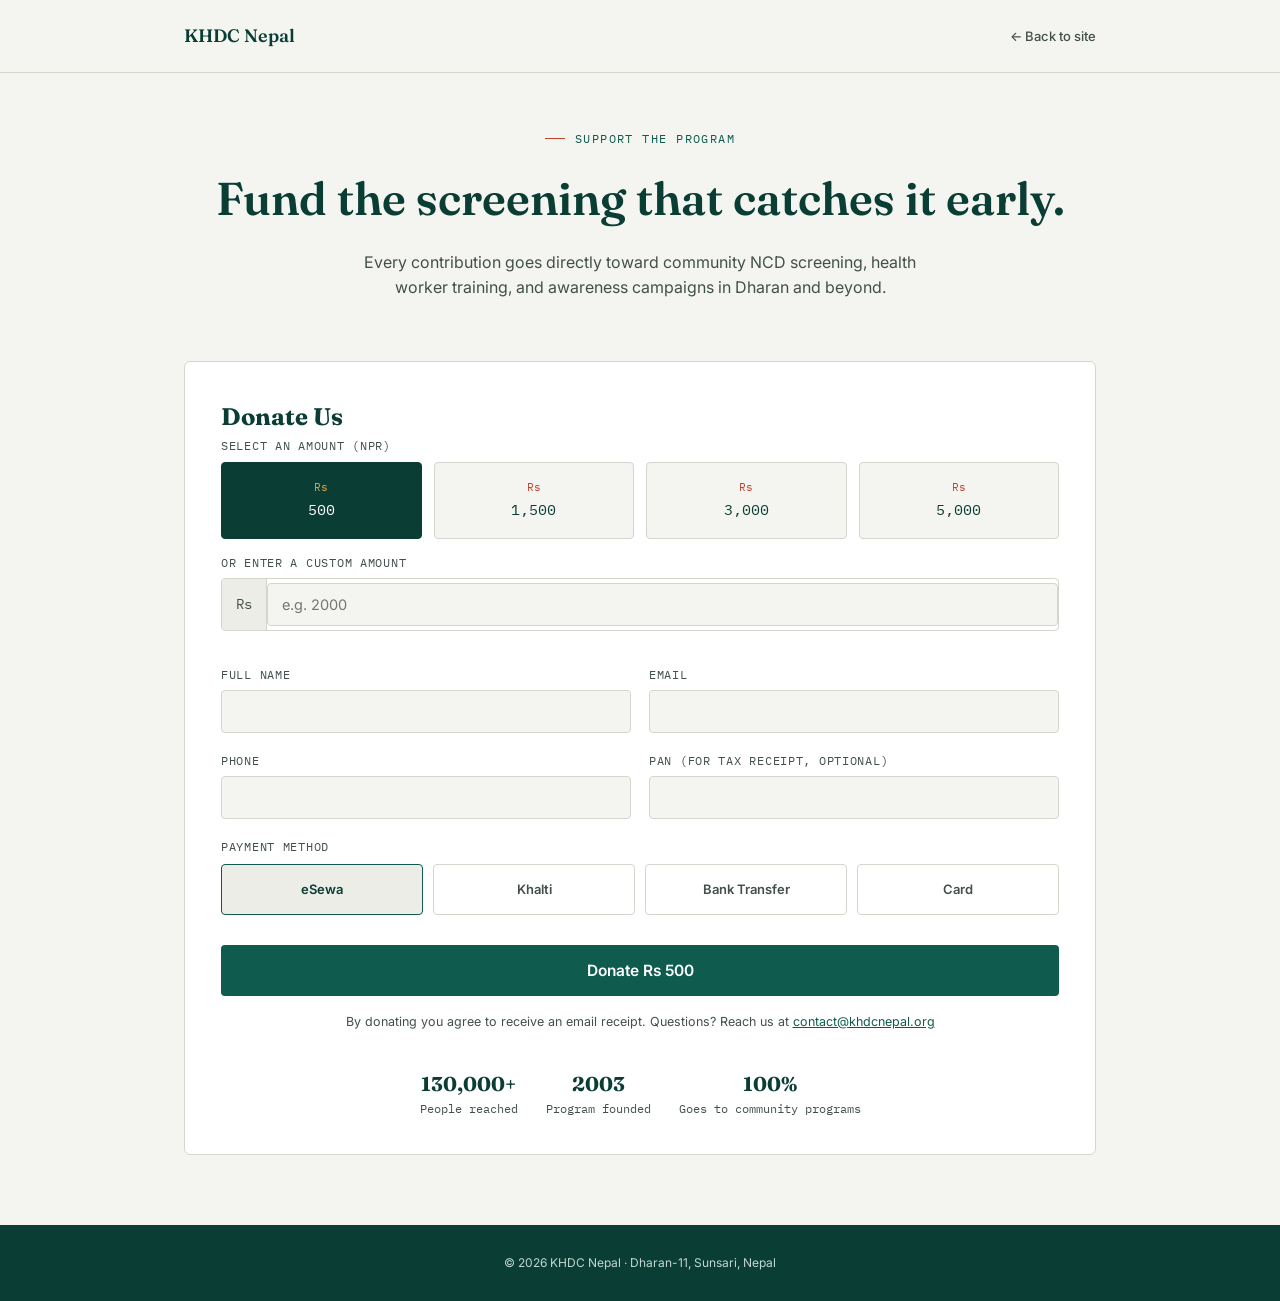
<file: donate.html>
<!DOCTYPE html>
<html lang="en">

<head>
    <meta charset="UTF-8">
    <meta name="viewport" content="width=device-width, initial-scale=1.0">
    <title>Donate — KHDC Nepal</title>
    <link rel="preconnect" href="https://fonts.googleapis.com">
    <link
        href="https://fonts.googleapis.com/css2?family=Fraunces:opsz,wght@9..144,500;9..144,600;9..144,700&family=Inter:wght@400;500;600;700&family=IBM+Plex+Mono:wght@400;500&display=swap"
        rel="stylesheet">

    <link rel="stylesheet" href="donate.css">

</head>

<body>

    <header>
        <nav class="wrap">
            <div class="brand">KHDC Nepal</div>
            <a href="index.html" class="back">← Back to site</a>
        </nav>
    </header>

    <section class="hero wrap">
        <div class="eyebrow" style="justify-content:center;">Support the program</div>
        <h1>Fund the screening that catches it early.</h1>
        <p>Every contribution goes directly toward community NCD screening, health worker training, and awareness
            campaigns in Dharan and beyond.</p>
    </section>

    <div class="wrap">
        <div class="panel">

            <form id="donateForm">

                <!-- <div class="freq-toggle" role="tablist">
                    <button type="button" class="active" data-freq="once">One-time</button>
                    <button type="button" data-freq="monthly">Monthly</button>
                </div> -->
                <div>
                    <h2 style="font-weight: bolder;">Donate Us</h2>
                </div>

                <label>Select an amount (NPR)</label>
                <div class="amounts" id="amountGrid">
                    <div class="amt-btn active" data-amt="500"><span class="cur">Rs</span>500</div>
                    <div class="amt-btn" data-amt="1500"><span class="cur">Rs</span>1,500</div>
                    <div class="amt-btn" data-amt="3000"><span class="cur">Rs</span>3,000</div>
                    <div class="amt-btn" data-amt="5000"><span class="cur">Rs</span>5,000</div>
                </div>

                <label>Or enter a custom amount</label>
                <div class="custom-amt">
                    <span>Rs</span>
                    <input type="text" id="customAmt" placeholder="e.g. 2000" inputmode="numeric">
                </div>

                <div class="field-grid">
                    <div>
                        <label for="fname">Full name</label>
                        <input type="text" id="fname" required>
                    </div>
                    <div>
                        <label for="email">Email</label>
                        <input type="email" id="email" required>
                    </div>
                </div>
                <div class="field-grid">
                    <div>
                        <label for="phone">Phone</label>
                        <input type="tel" id="phone">
                    </div>
                    <div>
                        <label for="pan">PAN (for tax receipt, optional)</label>
                        <input type="text" id="pan">
                    </div>
                </div>

                <label>Payment method</label>
                <div class="pay-methods" id="payGrid">
                    <div class="pay-opt active" data-pay="esewa">eSewa</div>
                    <div class="pay-opt" data-pay="khalti">Khalti</div>
                    <div class="pay-opt" data-pay="bank">Bank Transfer</div>
                    <div class="pay-opt" data-pay="card">Card</div>
                </div>

                <button type="submit" class="submit-btn">Donate Rs <span id="btnAmt">500</span></button>
                <p class="note">By donating you agree to receive an email receipt. Questions? Reach us at <a
                        href="mailto:contact@khdcnepal.org">contact@khdcnepal.org</a></p>
            </form>

            <div class="thankyou" id="thankYou">
                <div class="mark">✓</div>
                <h2>Thank you for your support.</h2>
                <p>A confirmation has been noted — our team will follow up with payment instructions and a receipt by
                    email.</p>
            </div>

            <div class="trust-row">
                <div><b>130,000+</b>People reached</div>
                <div><b>2003</b>Program founded</div>
                <div><b>100%</b>Goes to community programs</div>
            </div>
        </div>
    </div>

    <footer>© 2026 KHDC Nepal · Dharan-11, Sunsari, Nepal</footer>

    <script>
        let selectedAmount = 500;
        const amountGrid = document.getElementById('amountGrid');
        const customAmt = document.getElementById('customAmt');
        const btnAmt = document.getElementById('btnAmt');
        const payGrid = document.getElementById('payGrid');

        amountGrid.addEventListener('click', (e) => {
            const btn = e.target.closest('.amt-btn');
            if (!btn) return;
            document.querySelectorAll('.amt-btn').forEach(b => b.classList.remove('active'));
            btn.classList.add('active');
            selectedAmount = parseInt(btn.dataset.amt);
            customAmt.value = '';
            btnAmt.textContent = selectedAmount.toLocaleString();
        });

        customAmt.addEventListener('input', () => {
            document.querySelectorAll('.amt-btn').forEach(b => b.classList.remove('active'));
            const val = parseInt(customAmt.value) || 0;
            selectedAmount = val;
            btnAmt.textContent = val.toLocaleString();
        });

        payGrid.addEventListener('click', (e) => {
            const opt = e.target.closest('.pay-opt');
            if (!opt) return;
            document.querySelectorAll('.pay-opt').forEach(o => o.classList.remove('active'));
            opt.classList.add('active');
        });

        document.querySelectorAll('.freq-toggle button').forEach(btn => {
            btn.addEventListener('click', () => {
                document.querySelectorAll('.freq-toggle button').forEach(b => b.classList.remove('active'));
                btn.classList.add('active');
            });
        });

        document.getElementById('donateForm').addEventListener('submit', (e) => {
            e.preventDefault();
            // NOTE: this is a front-end-only demo. Wire this up to your real payment
            // gateway (eSewa/Khalti merchant API, bank transfer instructions, or a
            // card processor) via your app backend, e.g. POST to
            // https://api.khdcnepal.org/donate once that endpoint exists.
            document.getElementById('donateForm').style.display = 'none';
            document.getElementById('thankYou').classList.add('show');
        });
    </script>

</body>

</html>
</file>
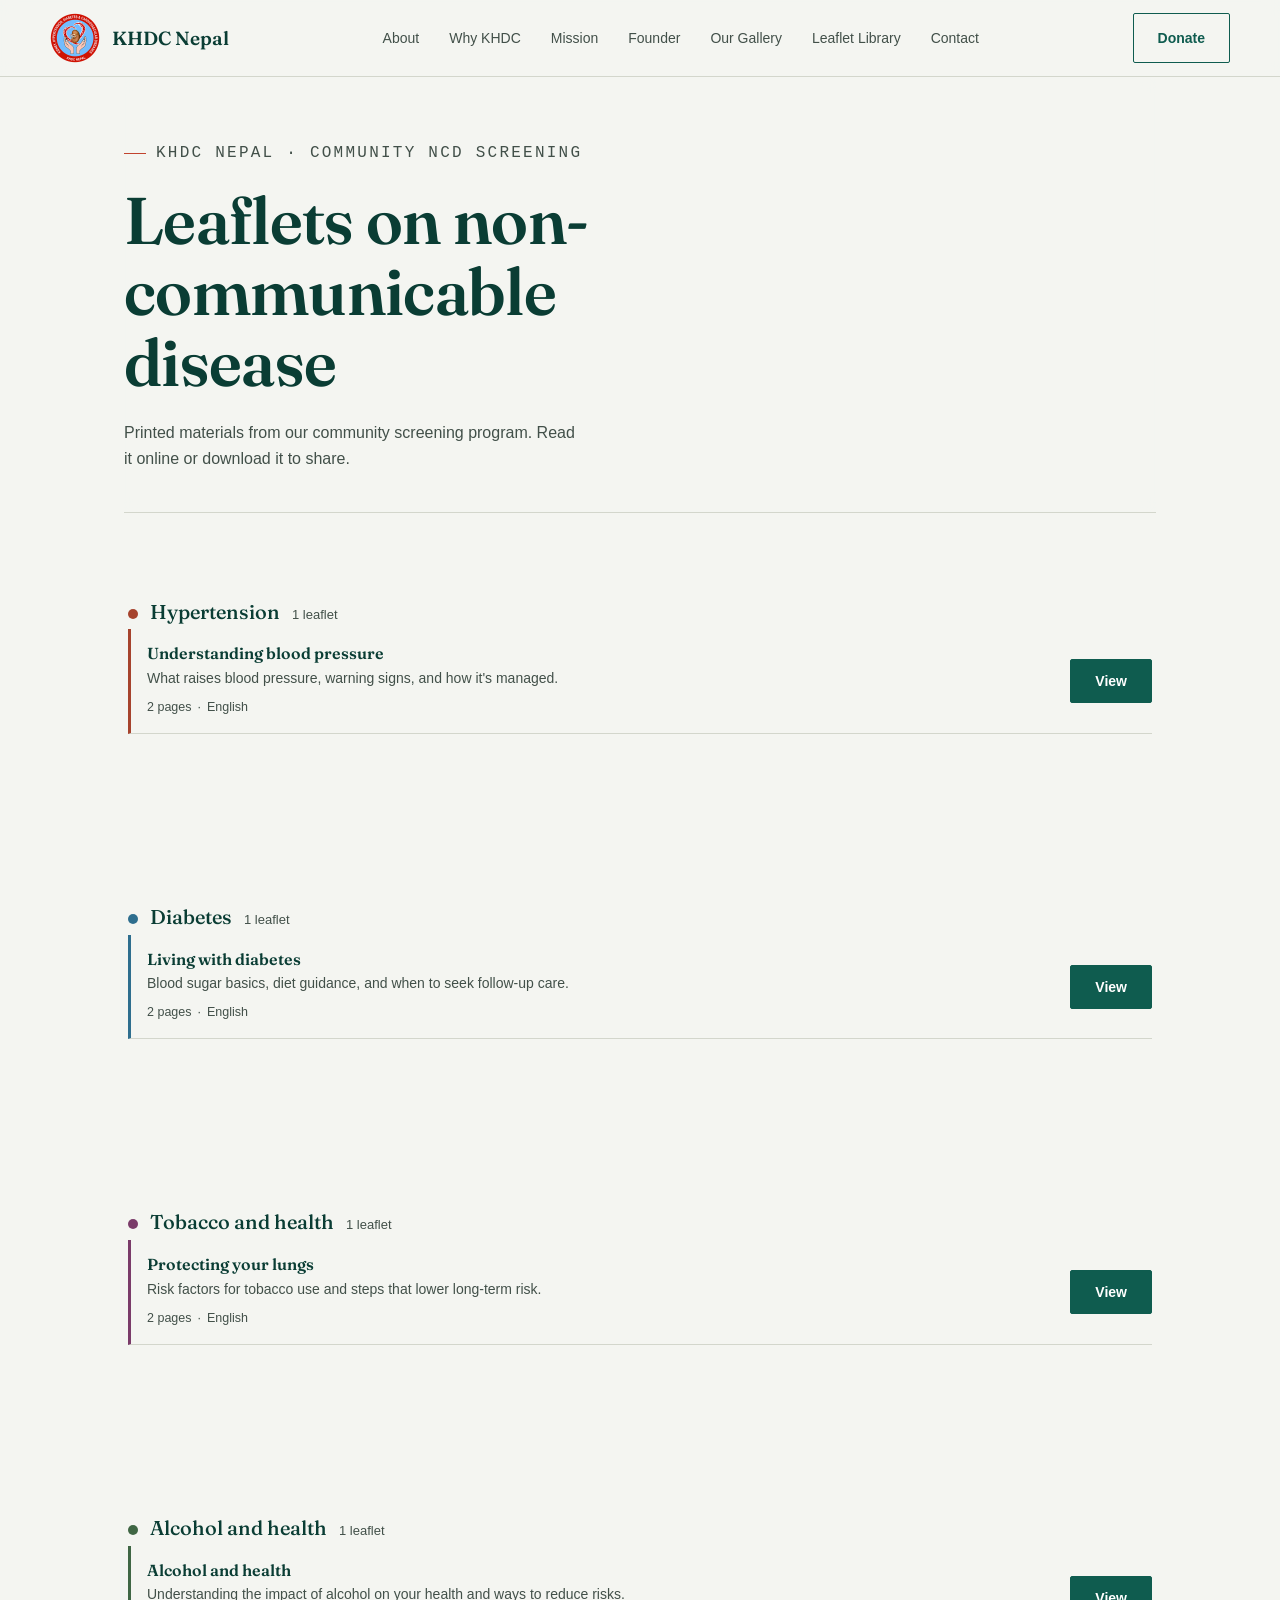
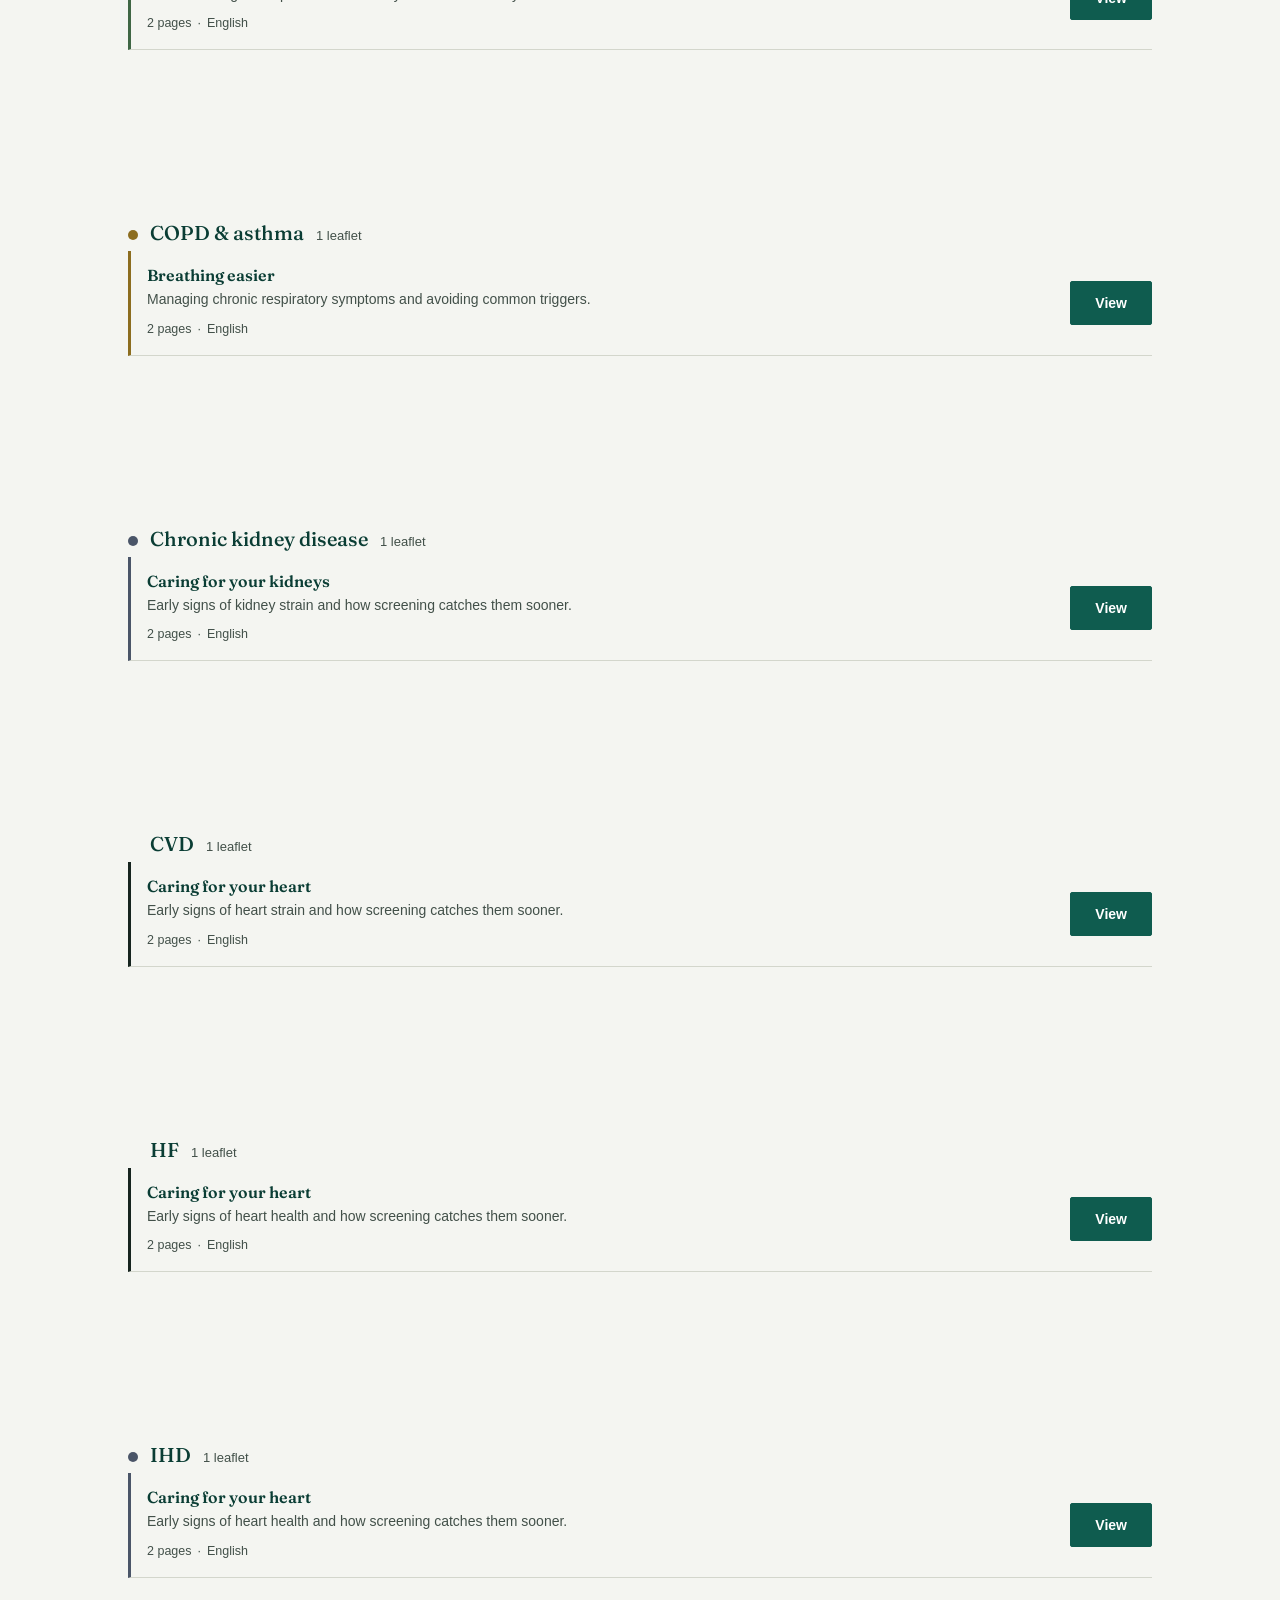
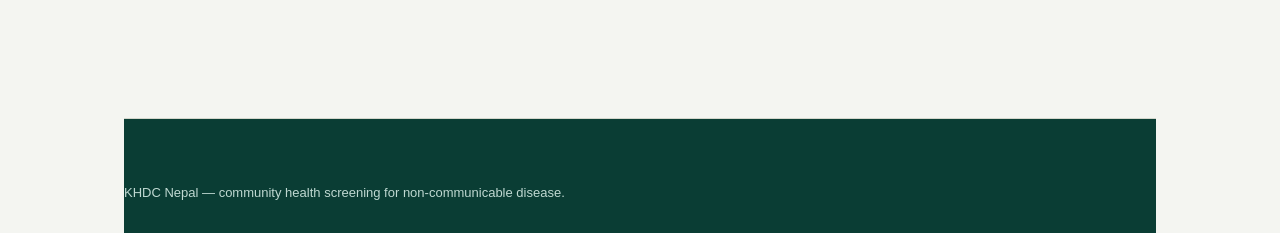
<file: leaflet-library.html>
<!DOCTYPE html>
<html lang="en">

<!-- HEADER NAV BAR -->
<header>
  <nav class="wrap">
    <a href="index.html" class="brand">
      <img src="images/KHDC-logo.png" alt="KHDC Nepal" height="50" width="50"> KHDC Nepal
    </a>
    <div class="navlinks">
      <a href="index.html#about">About</a>
      <a href="index.html#why">Why KHDC</a>
      <a href="index.html#mission">Mission</a>
      <a href="index.html#founder">Founder</a>
      <a href="gallery.html">Our Gallery</a>
      <a href="leaflet-library.html" class="active">Leaflet Library</a>
      <a href="index.html#contact">Contact</a>
    </div>
    <div class="navcta">
      <a href="donate.html" class="btn ghost">Donate</a>
    </div>
  </nav>
</header>

<head>
  <meta charset="UTF-8">
  <meta name="viewport" content="width=device-width, initial-scale=1.0">
  <title>NCD Leaflet Library — KHDC Nepal</title>
  <link rel="preconnect" href="https://fonts.googleapis.com">
  <link rel="preconnect" href="https://fonts.gstatic.com" crossorigin>
  <link
    href="https://fonts.googleapis.com/css2?family=Fraunces:opsz,wght@9..144,400;9..144,500;9..144,600&family=IBM+Plex+Sans:wght@400;500;600&display=swap"
    rel="stylesheet">
  <link rel="stylesheet" href="leaflet-library.css">

  <link rel="stylesheet" href="index.css">
</head>

<body>


  <div class="wrap1">

    <header class="hero">
      <p class="eyebrow">KHDC Nepal · Community NCD Screening</p>
      <h1>Leaflets on non-communicable disease</h1>
      <p>Printed materials from our community screening program. Read it online or download it to share.</p>
    </header>

    <!-- HYPERTENSION -->
    <section class="category cat-hypertension">
      <div class="category-head">
        <span class="dot"></span>
        <h2>Hypertension</h2>
        <span class="count">1 leaflet</span>
      </div>
      <div class="leaflet-row">
        <div class="leaflet-info">
          <h3>Understanding blood pressure</h3>
          <p>What raises blood pressure, warning signs, and how it's managed.</p>
          <div class="meta"><span>2 pages</span><span>English</span></div>
        </div>
        <div class="actions">
          <button class="btn"
            onclick="openLeaflet('leaflets/HTN_Leaflet.pdf', 'Understanding blood pressure')">View</button>
          <!-- <a class="btn primary" href="leaflets/HTN_Leaflet.pdf" download>Download</a> -->
        </div>
      </div>
    </section>

    <!-- DIABETES -->
    <section class="category cat-diabetes">
      <div class="category-head">
        <span class="dot"></span>
        <h2>Diabetes</h2>
        <span class="count">1 leaflet</span>
      </div>
      <div class="leaflet-row">
        <div class="leaflet-info">
          <h3>Living with diabetes</h3>
          <p>Blood sugar basics, diet guidance, and when to seek follow-up care.</p>
          <div class="meta"><span>2 pages</span><span>English</span></div>
        </div>
        <div class="actions">
          <button class="btn" onclick="openLeaflet('leaflets/DM_Leaflet.pdf', 'Living with diabetes')">View</button>
          <!-- <a class="btn primary" href="leaflets/DM_Leaflet.pdf" download>Download</a> -->
        </div>
      </div>
    </section>

    <!-- CHD -->
    <section class="category cat-chd">
      <div class="category-head">
        <span class="dot"></span>
        <h2>Tobacco and health</h2>
        <span class="count">1 leaflet</span>
      </div>
      <div class="leaflet-row">
        <div class="leaflet-info">
          <h3>Protecting your lungs</h3>
          <p>Risk factors for tobacco use and steps that lower long-term risk.</p>
          <div class="meta"><span>2 pages</span><span>English</span></div>
        </div>
        <div class="actions">
          <button class="btn"
            onclick="openLeaflet('leaflets/Tobacco_Cessation_Leaflet.pdf', 'Protecting your lungs')">View</button>
          <!-- <a class="btn primary" href="leaflets/Tobacco_Cessation_Leaflet.pdf" download>Download</a> -->
        </div>
      </div>
    </section>

    <!-- STROKE -->
    <section class="category cat-stroke">
      <div class="category-head">
        <span class="dot"></span>
        <h2>Alcohol and health</h2>
        <span class="count">1 leaflet</span>
      </div>
      <div class="leaflet-row">
        <div class="leaflet-info">
          <h3>Alcohol and health</h3>
          <p>Understanding the impact of alcohol on your health and ways to reduce risks.</p>
          <div class="meta"><span>2 pages</span><span>English</span></div>
        </div>
        <div class="actions">
          <button class="btn"
            onclick="openLeaflet('leaflets/AlcoholLeafletHCW.pdf', 'Alcohol and health')">View</button>
          <!-- <a class="btn primary" href="leaflets/AlcoholLeafletHCW.pdf" download>Download</a> -->
        </div>
      </div>
    </section>

    <!-- COPD & ASTHMA -->
    <section class="category cat-copd">
      <div class="category-head">
        <span class="dot"></span>
        <h2>COPD &amp; asthma</h2>
        <span class="count">1 leaflet</span>
      </div>
      <div class="leaflet-row">
        <div class="leaflet-info">
          <h3>Breathing easier</h3>
          <p>Managing chronic respiratory symptoms and avoiding common triggers.</p>
          <div class="meta"><span>2 pages</span><span>English</span></div>
        </div>
        <div class="actions">
          <button class="btn" onclick="openLeaflet('leaflets/COPD_Leaflet_HCW.pdf', 'Breathing easier')">View</button>
          <!-- <a class="btn primary" href="leaflets/COPD_Leaflet_HCW.pdf" download>Download</a> -->
        </div>
      </div>
    </section>

    <!-- CKD -->
    <section class="category cat-ckd">
      <div class="category-head">
        <span class="dot"></span>
        <h2>Chronic kidney disease</h2>
        <span class="count">1 leaflet</span>
      </div>
      <div class="leaflet-row">
        <div class="leaflet-info">
          <h3>Caring for your kidneys</h3>
          <p>Early signs of kidney strain and how screening catches them sooner.</p>
          <div class="meta"><span>2 pages</span><span>English</span></div>
        </div>
        <div class="actions">
          <button class="btn"
            onclick="openLeaflet('leaflets/CKD_Leaflet_HCW.pdf', 'Caring for your kidneys')">View</button>
          <!-- <a class="btn primary" href="leaflets/CKD_Leaflet_HCW.pdf" download>Download</a> -->
        </div>
      </div>
    </section>

    <section class="category cat-cvd">
      <div class="category-head">
        <span class="dot"></span>
        <h2>CVD</h2>
        <span class="count">1 leaflet</span>
      </div>
      <div class="leaflet-row">
        <div class="leaflet-info">
          <h3>Caring for your heart</h3>
          <p>Early signs of heart strain and how screening catches them sooner.</p>
          <div class="meta"><span>2 pages</span><span>English</span></div>
        </div>
        <div class="actions">
          <button class="btn" onclick="openLeaflet('leaflets/CVD_Leaflet.pdf', 'Caring for your heart')">View</button>
          <!-- <a class="btn primary" href="leaflets/CVD_Leaflet.pdf" download>Download</a> -->
        </div>
      </div>
    </section>

    <section class="category cat-hf">
      <div class="category-head">
        <span class="dot"></span>
        <h2>HF</h2>
        <span class="count">1 leaflet</span>
      </div>
      <div class="leaflet-row">
        <div class="leaflet-info">
          <h3>Caring for your heart</h3>
          <p>Early signs of heart health and how screening catches them sooner.</p>
          <div class="meta"><span>2 pages</span><span>English</span></div>
        </div>
        <div class="actions">
          <button class="btn" onclick="openLeaflet('leaflets/HF_Leaflet.pdf', 'Caring for your heart')">View</button>
          <!-- <a class="btn primary" href="leaflets/HF_Leaflet.pdf" download>Download</a> -->
        </div>
      </div>
    </section>

    <section class="category cat-ckd">
      <div class="category-head">
        <span class="dot"></span>
        <h2>IHD</h2>
        <span class="count">1 leaflet</span>
      </div>
      <div class="leaflet-row">
        <div class="leaflet-info">
          <h3>Caring for your heart</h3>
          <p>Early signs of heart health and how screening catches them sooner.</p>
          <div class="meta"><span>2 pages</span><span>English</span></div>
        </div>
        <div class="actions">
          <button class="btn" onclick="openLeaflet('leaflets/IHD_Leaflet.pdf', 'Caring for your heart')">View</button>
          <!-- <a class="btn primary" href="leaflets/IHD_Leaflet.pdf" download>Download</a> -->
        </div>
      </div>
    </section>

    <footer>
      KHDC Nepal — community health screening for non-communicable disease.
    </footer>

  </div>

  <div class="modal-overlay" id="modalOverlay">
    <div class="modal">
      <div class="modal-bar">
        <h3 id="modalTitle">Leaflet</h3>
        <button class="modal-close" onclick="closeLeaflet()" aria-label="Close">&times;</button>
      </div>
      <iframe id="modalFrame" src="" title="Leaflet preview"></iframe>
    </div>
  </div>

  <script>
    function openLeaflet(src, title) {
      document.getElementById('modalFrame').src = src;
      document.getElementById('modalTitle').textContent = title;
      document.getElementById('modalOverlay').classList.add('open');
    }
    function closeLeaflet() {
      document.getElementById('modalOverlay').classList.remove('open');
      document.getElementById('modalFrame').src = '';
    }
    document.getElementById('modalOverlay').addEventListener('click', function (e) {
      if (e.target === this) closeLeaflet();
    });
    document.addEventListener('keydown', function (e) {
      if (e.key === 'Escape') closeLeaflet();
    });
  </script>

</body>

</html>
</file>
<file: donate.css>
:root {
    --paper: #F4F5F1;
    --paper-2: #EBEDE6;
    --ink: #16241F;
    --ink-soft: #425049;
    --pine: #0F5C4F;
    --pine-deep: #0A3D34;
    --marigold: #E1A339;
    --vital: #C1432E;
    --line: #D3D6CC;
    --white: #FFFFFF;
}

* {
    box-sizing: border-box;
    margin: 0;
    padding: 0;
}

body {
    background: var(--paper);
    color: var(--ink);
    font-family: 'Inter', sans-serif;
    line-height: 1.6;
}

a {
    color: inherit;
    text-decoration: none;
}

.wrap {
    max-width: 960px;
    margin: 0 auto;
    padding: 0 24px;
}

h1,
h2,
h3 {
    font-family: 'Fraunces', serif;
    font-weight: 600;
    color: var(--pine-deep);
}

.eyebrow {
    font-family: 'IBM Plex Mono', monospace;
    font-size: 12px;
    letter-spacing: .12em;
    text-transform: uppercase;
    color: var(--pine);
    display: flex;
    gap: 10px;
    align-items: center;
}

.eyebrow::before {
    content: '';
    width: 20px;
    height: 1px;
    background: var(--vital);
}

header {
    background: rgba(244, 245, 241, .92);
    border-bottom: 1px solid var(--line);
    position: sticky;
    top: 0;
}

nav.wrap {
    display: flex;
    align-items: center;
    justify-content: space-between;
    height: 72px;
}

.brand {
    font-family: 'Fraunces', serif;
    font-weight: 600;
    font-size: 18px;
    color: var(--pine-deep);
}

.back {
    font-size: 13px;
    font-weight: 500;
    color: var(--ink-soft);
}

.back:hover {
    color: var(--pine);
}

.hero {
    padding: 56px 0 20px;
    text-align: center;
}

.hero h1 {
    font-size: clamp(30px, 4.4vw, 46px);
    margin: 14px 0;
}

.hero p {
    color: var(--ink-soft);
    max-width: 56ch;
    margin: 0 auto;
}

.panel {
    background: var(--white);
    border: 1px solid var(--line);
    border-radius: 6px;
    padding: 36px;
    margin: 40px 0 70px;
}

.freq-toggle {
    display: flex;
    border: 1px solid var(--pine);
    border-radius: 30px;
    overflow: hidden;
    width: fit-content;
    margin: 0 auto 30px;
}

.freq-toggle button {
    flex: 1;
    padding: 10px 26px;
    background: transparent;
    border: none;
    font-family: 'Inter', sans-serif;
    font-weight: 600;
    font-size: 14px;
    color: var(--pine);
    cursor: pointer;
}

.freq-toggle button.active {
    background: var(--pine);
    color: var(--white);
}

.amounts {
    display: grid;
    grid-template-columns: repeat(4, 1fr);
    gap: 12px;
    margin-bottom: 14px;
}

@media (max-width:560px) {
    .amounts {
        grid-template-columns: repeat(2, 1fr);
    }
}

.amt-btn {
    padding: 16px 8px;
    text-align: center;
    border: 1px solid var(--line);
    border-radius: 4px;
    background: var(--paper);
    cursor: pointer;
    font-family: 'IBM Plex Mono', monospace;
    font-size: 15px;
    color: var(--pine-deep);
    transition: .15s;
}

.amt-btn:hover {
    border-color: var(--pine);
}

.amt-btn.active {
    background: var(--pine-deep);
    border-color: var(--pine-deep);
    color: var(--white);
}

.amt-btn .cur {
    font-size: 11px;
    color: var(--vital);
    display: block;
    margin-bottom: 2px;
}

.amt-btn.active .cur {
    color: var(--marigold);
}

.custom-amt {
    display: flex;
    align-items: center;
    border: 1px solid var(--line);
    border-radius: 4px;
    margin-bottom: 34px;
    overflow: hidden;
}

.custom-amt span {
    padding: 14px 14px;
    background: var(--paper-2);
    font-family: 'IBM Plex Mono', monospace;
    color: var(--ink-soft);
    font-size: 14px;
    border-right: 1px solid var(--line);
}

.custom-amt input {
    flex: 1;
    border: none;
    padding: 14px;
    font-family: 'IBM Plex Mono', monospace;
    font-size: 15px;
    background: transparent;
    outline: none;
}

.field-grid {
    display: grid;
    grid-template-columns: 1fr 1fr;
    gap: 18px;
    margin-bottom: 18px;
}

@media (max-width:560px) {
    .field-grid {
        grid-template-columns: 1fr;
    }
}

label {
    display: block;
    font-size: 12px;
    font-family: 'IBM Plex Mono', monospace;
    text-transform: uppercase;
    letter-spacing: .06em;
    color: var(--ink-soft);
    margin-bottom: 6px;
}

input[type=text],
input[type=email],
input[type=tel] {
    width: 100%;
    padding: 12px 14px;
    border: 1px solid var(--line);
    border-radius: 4px;
    font-family: 'Inter', sans-serif;
    font-size: 14.5px;
    background: var(--paper);
    color: var(--ink);
}

input:focus {
    outline: none;
    border-color: var(--pine);
}

.pay-methods {
    display: grid;
    grid-template-columns: repeat(4, 1fr);
    gap: 10px;
    margin: 8px 0 30px;
}

@media (max-width:560px) {
    .pay-methods {
        grid-template-columns: repeat(2, 1fr);
    }
}

.pay-opt {
    border: 1px solid var(--line);
    border-radius: 4px;
    padding: 14px 10px;
    text-align: center;
    cursor: pointer;
    font-size: 13px;
    font-weight: 600;
    color: var(--ink-soft);
}

.pay-opt.active {
    border-color: var(--pine);
    background: var(--paper-2);
    color: var(--pine-deep);
}

.submit-btn {
    width: 100%;
    padding: 16px;
    background: var(--pine);
    color: var(--white);
    border: none;
    border-radius: 4px;
    font-family: 'Inter', sans-serif;
    font-weight: 600;
    font-size: 15.5px;
    cursor: pointer;
}

.submit-btn:hover {
    background: var(--pine-deep);
}

.note {
    font-size: 12.5px;
    color: var(--ink-soft);
    text-align: center;
    margin-top: 16px;
}

.note a {
    color: var(--pine);
    text-decoration: underline;
}

.thankyou {
    display: none;
    text-align: center;
    padding: 20px 0;
}

.thankyou.show {
    display: block;
}

.thankyou .mark {
    width: 52px;
    height: 52px;
    border-radius: 50%;
    background: var(--pine);
    color: var(--white);
    display: flex;
    align-items: center;
    justify-content: center;
    margin: 0 auto 18px;
    font-size: 26px;
    font-family: 'Fraunces', serif;
}

.thankyou h2 {
    margin-bottom: 10px;
}

.trust-row {
    display: flex;
    justify-content: center;
    gap: 28px;
    margin-top: 36px;
    flex-wrap: wrap;
}

.trust-row div {
    font-family: 'IBM Plex Mono', monospace;
    font-size: 11.5px;
    color: var(--ink-soft);
    text-align: center;
}

.trust-row div b {
    display: block;
    color: var(--pine-deep);
    font-family: 'Fraunces', serif;
    font-size: 20px;
    font-weight: 700;
}

footer {
    background: var(--pine-deep);
    color: #BFD8D1;
    padding: 28px 0;
    text-align: center;
    font-size: 12px;
}
</file>
<file: leaflet-library.css>
:root {
    --ink: #22302B;
    --ink-soft: #4B5A54;
    --paper: #EDF0EA;
    --paper-raised: #E3E8DF;
    --line: #C9D2C4;
    --accent: #B7791F;
    --accent-ink: #5C3E0F;

    --c-hyp: #A6432D;
    --c-dia: #2E6E8E;
    --c-chd: #7A3B69;
    --c-str: #3F6644;
    --c-copd: #8C6D1F;
    --c-ckd: #4A5568;
  }

  * {
    box-sizing: border-box;
  }

  body {
    margin: 0;
    background: var(--paper);
    color: var(--ink);
    font-family: 'IBM Plex Sans', sans-serif;
    line-height: 1.5;
  }

  .wrap1 {
    max-width: 1080px;
    margin: 0 auto;
    padding: 0 24px;

  }

  header.hero {
    padding: 64px 0 40px;
    border-bottom: 1px solid var(--line);
  }

  .eyebrow {
    font-size: 14px;
    color: var(--ink-soft);
    margin: 0 0 10px;
  }

  h1 {
    font-family: 'Fraunces', serif;
    font-weight: 500;
    font-size: clamp(30px, 5vw, 44px);
    line-height: 1.15;
    margin: 0 0 16px;
    max-width: 14ch;
  }

  .hero p {
    max-width: 52ch;
    color: var(--ink-soft);
    font-size: 16px;
    margin: 0;
  }

  .category {
    margin: 4px;
  }

  .category-head {
    display: flex;
    align-items: baseline;
    gap: 12px;
    margin-bottom: 4px;
  }

  .category-head .dot {
    width: 10px;
    height: 10px;
    border-radius: 50%;
    flex: none;
  }

  .category-head h2 {
    font-family: 'Fraunces', serif;
    font-weight: 500;
    font-size: 20px;
    margin: 0;
  }

  .category-head .count {
    color: var(--ink-soft);
    font-size: 13px;
  }

  .leaflet-row {
    display: flex;
    align-items: stretch;
    gap: 32px;
    padding: 16px 0 16px 16px;
    border-bottom: 1px solid var(--line);
    border-left: 3px solid var(--row-color, var(--ink));
    background: transparent;
    transition: background 0.15s ease;
  }

  .leaflet-row:hover {
    background: var(--paper-raised);
  }

  .leaflet-info {
    flex: 1;
    min-width: 0;
  }

  .leaflet-info h3 {
    font-size: 16px;
    font-weight: 600;
    margin: 0 0 4px;
  }

  .leaflet-info p {
    margin: 0;
    font-size: 14px;
    color: var(--ink-soft);
  }

  .meta {
    margin-top: 8px;
    font-size: 12.5px;
    color: var(--ink-soft);
  }

  .meta span+span::before {
    content: "·";
    margin: 0 6px;
  }

  .actions {
    display: flex;
    align-items: center;
    gap: 8px;
    flex: none;
  }

  .btn {
    font-family: inherit;
    font-size: 13.5px;
    font-weight: 500;
    padding: 8px 14px;
    border-radius: 3px;
    border: 1px solid var(--line);
    background: none;
    color: var(--ink);
    cursor: pointer;
    text-decoration: none;
    white-space: nowrap;
  }

  .btn:hover {
    border-color: var(--ink-soft);
  }

  .btn.primary {
    background: var(--accent);
    border-color: var(--accent);
    color: #FFF8EC;
  }

  .btn.primary:hover {
    background: var(--accent-ink);
    border-color: var(--accent-ink);
  }

  /* category color assignment */
  .cat-hypertension .dot {
    background: var(--c-hyp);
  }

  .cat-hypertension .leaflet-row {
    --row-color: var(--c-hyp);
  }

  .cat-diabetes .dot {
    background: var(--c-dia);
  }

  .cat-diabetes .leaflet-row {
    --row-color: var(--c-dia);
  }

  .cat-chd .dot {
    background: var(--c-chd);
  }

  .cat-chd .leaflet-row {
    --row-color: var(--c-chd);
  }

  .cat-stroke .dot {
    background: var(--c-str);
  }

  .cat-stroke .leaflet-row {
    --row-color: var(--c-str);
  }

  .cat-copd .dot {
    background: var(--c-copd);
  }

  .cat-copd .leaflet-row {
    --row-color: var(--c-copd);
  }

  .cat-ckd .dot {
    background: var(--c-ckd);
  }

  .cat-ckd .leaflet-row {
    --row-color: var(--c-ckd);
  }

  /* modal */
  .modal-overlay {
    position: fixed;
    inset: 0;
    background: rgba(34, 48, 43, 0.55);
    display: none;
    align-items: center;
    justify-content: center;
    padding: 24px;
    z-index: 50;
  }

  .modal-overlay.open {
    display: flex;
  }

  .modal {
    background: #fff;
    width: 100%;
    max-width: 820px;
    height: 88vh;
    display: flex;
    flex-direction: column;
    border-radius: 4px;
    overflow: hidden;
  }

  .modal-bar {
    display: flex;
    align-items: center;
    justify-content: space-between;
    padding: 12px 16px;
    border-bottom: 1px solid var(--line);
    background: var(--paper);
  }

  .modal-bar h3 {
    margin: 0;
    font-size: 14px;
    font-weight: 600;
  }

  .modal-close {
    border: none;
    background: none;
    font-size: 20px;
    line-height: 1;
    cursor: pointer;
    color: var(--ink-soft);
    padding: 4px 8px;
  }

  .modal-close:hover {
    color: var(--ink);
  }

  .modal iframe {
    flex: 1;
    border: none;
    width: 100%;
  }

  footer {
    margin-top: 56px;
    padding-top: 20px;
    border-top: 1px solid var(--line);
    font-size: 13px;
    color: var(--ink-soft);
  }

  @media (max-width:600px) {
    .leaflet-row {
      flex-direction: column;
      gap: 12px;
    }

    .actions {
      width: 100%;
    }

    .btn {
      flex: 1;
      text-align: center;
    }
  }

  @media (prefers-reduced-motion: reduce) {
    .leaflet-row {
      transition: none;
    }
  }
</file>
<file: index.css>
:root {
      --paper: #F4F5F1;
      --paper-2: #EBEDE6;
      --ink: #16241F;
      --ink-soft: #425049;
      --pine: #0F5C4F;
      --pine-deep: #0A3D34;
      --marigold: #E1A339;
      --vital: #C1432E;
      --line: #D3D6CC;
      --white: #FFFFFF;
    }

    -->* {
      box-sizing: border-box;
      margin: 0;
      padding: 0;
    }

    html {
      scroll-behavior: smooth;
    }

    body {
      background: var(--paper);
      color: var(--ink);
      font-family: 'Inter', sans-serif;
      line-height: 1.6;
      -webkit-font-smoothing: antialiased;
    }

    img {
      max-width: 100%;
      display: block;
    }

    a {
      color: inherit;
      text-decoration: none;
    }

    .wrap {
      max-width: 1180px;
      margin: 0 auto;
      padding: 0;
    }

    .eyebrow {
      font-family: 'IBM Plex Mono', monospace;
      font-size: 12px;
      letter-spacing: 0.14em;
      text-transform: uppercase;
      color: var(--pine);
      display: flex;
      align-items: center;
      gap: 10px;
    }

    .eyebrow::before {
      content: '';
      width: 22px;
      height: 1px;
      background: var(--vital);
    }

    h1,
    h2,
    h3,
    h4 {
      font-family: 'Fraunces', serif;
      font-weight: 600;
      line-height: 1.08;
      color: var(--pine-deep);
    }

    h2 {
      font-size: clamp(28px, 3.6vw, 44px);
    }

    h3 {
      font-size: 22px;
    }

    p {
      color: var(--ink-soft);
    }

    .btn {
      display: inline-flex;
      align-items: center;
      gap: 8px;
      background: var(--pine);
      color: var(--white);
      font-family: 'Inter', sans-serif;
      font-weight: 600;
      font-size: 14px;
      padding: 13px 24px;
      border-radius: 2px;
      border: 1px solid var(--pine);
      transition: background .2s, color .2s;
    }

    .btn:hover {
      background: var(--pine-deep);
    }

    .btn.ghost {
      background: transparent;
      color: var(--pine);
    }

    .btn.ghost:hover {
      background: var(--pine);
      color: var(--white);
    }

    /* NAV */
    header {
      position: sticky;
      top: 0;
      z-index: 50;
      background: rgba(244, 245, 241, 0.92);
      backdrop-filter: blur(8px);
      border-bottom: 1px solid var(--line);
    }

    nav.wrap {
      display: flex;
      align-items: center;
      justify-content: space-between;
      height: 76px;
    }

    .brand {
      display: flex;
      align-items: center;
      gap: 12px;
      font-family: 'Fraunces', serif;
      font-weight: 600;
      font-size: 19px;
      color: var(--pine-deep);
    }

    .brand .mark {
      width: 34px;
      height: 34px;
      position: relative;
    }

    .navlinks {
      display: flex;
      gap: 30px;
      font-size: 14px;
      font-weight: 500;
    }

    .navlinks a {
      color: var(--ink-soft);
      position: relative;
      padding: 4px 0;
    }

    .navlinks a:hover {
      color: var(--pine);
    }

    .navcta {
      display: flex;
      gap: 12px;
      align-items: center;
    }

    @media (max-width:880px) {
      .navlinks {
        display: none;
      }
    }

    /* HERO */
    .hero {
      position: relative;
      padding: 88px 0 60px;
      overflow: hidden;
    }

    .hero-grid {
      display: grid;
      grid-template-columns: 1.15fr 0.85fr;
      gap: 56px;
      align-items: center;
    }

    @media (max-width:880px) {
      .hero-grid {
        grid-template-columns: 1fr;
      }
    }

    .hero h1 {
      font-size: clamp(38px, 5.4vw, 66px);
      letter-spacing: -0.01em;
      margin: 18px 0 22px;
    }

    .hero h1 em {
      font-style: normal;
      color: var(--vital);
    }

    .hero p.lede {
      font-size: 17px;
      max-width: 52ch;
      margin-bottom: 32px;
    }

    .hero-actions {
      display: flex;
      gap: 14px;
      flex-wrap: wrap;
      margin-bottom: 44px;
    }

    .pulse-wrap {
      position: relative;
      background: var(--pine-deep);
      border-radius: 4px;
      padding: 26px 22px 18px;
    }

    .pulse-wrap svg {
      width: 100%;
      height: auto;
      display: block;
    }

    .pulse-cap {
      display: flex;
      justify-content: space-between;
      align-items: baseline;
      margin-top: 10px;
      font-family: 'IBM Plex Mono', monospace;
      color: #BFD8D1;
      font-size: 11px;
      letter-spacing: .06em;
      text-transform: uppercase;
    }

    .stat-row {
      display: grid;
      grid-template-columns: repeat(3, 1fr);
      gap: 1px;
      background: var(--line);
      border: 1px solid var(--line);
      margin-top: 8px;
    }

    .stat {
      background: var(--paper);
      padding: 20px 18px;
    }

    .stat .num {
      font-family: 'Fraunces', serif;
      font-weight: 700;
      font-size: 30px;
      color: var(--pine-deep);
    }

    .stat .num sup {
      font-size: 15px;
      color: var(--vital);
      top: -0.6em;
    }

    .stat .lbl {
      font-family: 'IBM Plex Mono', monospace;
      font-size: 11px;
      color: var(--ink-soft);
      text-transform: uppercase;
      letter-spacing: .05em;
      margin-top: 4px;
    }

    /* SECTION generic */
    section {
      padding: 84px 0;
    }

    .section-head {
      display: grid;
      grid-template-columns: 1fr 1.3fr;
      gap: 40px;
      margin-bottom: 48px;
      align-items: end;
    }

    @media (max-width:780px) {
      .section-head {
        grid-template-columns: 1fr;
      }
    }

    /* ABOUT */
    .about-grid {
      display: grid;
      grid-template-columns: 0.9fr 1.1fr;
      gap: 56px;
      align-items: center;
    }

    @media (max-width:880px) {
      .about-grid {
        grid-template-columns: 1fr;
      }
    }

    .about-grid img {
      border-radius: 4px;
      filter: grayscale(15%);
    }

    .founder-tag {
      display: flex;
      gap: 14px;
      align-items: center;
      margin-top: 26px;
      padding-top: 22px;
      border-top: 1px solid var(--line);
    }

    .founder-tag .dot {
      width: 8px;
      height: 8px;
      border-radius: 50%;
      background: var(--vital);
      flex-shrink: 0;
    }

    /* WHY - dark band */
    .why {
      background: var(--pine-deep);
      color: var(--white);
      position: relative;
    }

    .why h2 {
      color: var(--white);
    }

    .why p {
      color: #CFE0DB;
    }

    .why-quote {
      font-family: 'Fraunces', serif;
      font-style: italic;
      font-weight: 500;
      font-size: clamp(24px, 2.6vw, 34px);
      color: var(--marigold);
      border-left: 3px solid var(--vital);
      padding-left: 26px;
      margin: 40px 0;
      max-width: 70ch;
    }

    .why-grid {
      display: grid;
      grid-template-columns: 1fr 1fr;
      gap: 50px;
    }

    @media (max-width:880px) {
      .why-grid {
        grid-template-columns: 1fr;
      }
    }

    .why-list {
      list-style: none;
      margin-top: 18px;
    }

    .why-list li {
      padding: 10px 0 10px 26px;
      position: relative;
      color: #CFE0DB;
      border-top: 1px solid rgba(255, 255, 255, 0.12);
      font-size: 14px;
    }

    .why-list li:first-child {
      border-top: none;
    }

    .why-list li::before {
      content: '—';
      position: absolute;
      left: 0;
      color: var(--marigold);
    }

    /* MISSION */
    .mission-grid {
      display: grid;
      grid-template-columns: repeat(4, 1fr);
      gap: 1px;
      background: var(--line);
      border: 1px solid var(--line);
    }

    @media (max-width:880px) {
      .mission-grid {
        grid-template-columns: 1fr 1fr;
      }
    }

    @media (max-width:520px) {
      .mission-grid {
        grid-template-columns: 1fr;
      }
    }

    .m-card {
      background: var(--paper);
      padding: 30px 24px;
      min-height: 220px;
      display: flex;
      flex-direction: column;
    }

    .m-card .letter {
      font-family: 'Fraunces', serif;
      font-weight: 700;
      font-size: 38px;
      color: var(--marigold);
      line-height: 1;
    }

    .m-card .word {
      font-family: 'IBM Plex Mono', monospace;
      font-size: 12px;
      letter-spacing: .1em;
      text-transform: uppercase;
      color: var(--vital);
      margin: 12px 0 10px;
    }

    .m-card p {
      font-size: 14px;
    }

    .vmg {
      display: grid;
      grid-template-columns: repeat(3, 1fr);
      gap: 24px;
      margin-top: 56px;
    }

    @media (max-width:780px) {
      .vmg {
        grid-template-columns: 1fr;
      }
    }

    .vmg .box {
      border: 1px solid var(--line);
      padding: 22px 22px 26px;
      background: var(--white);
    }

    .vmg .box h4 {
      font-size: 13px;
      font-family: 'IBM Plex Mono', monospace;
      text-transform: uppercase;
      letter-spacing: .1em;
      color: var(--pine);
      margin-bottom: 10px;
      font-weight: 500;
    }

    .vmg .box p {
      font-size: 14.5px;
      color: var(--ink);
    }

    /* FOUNDER */
    .founder {
      background: var(--paper-2);
    }

    .founder-grid {
      display: grid;
      grid-template-columns: 0.7fr 1.3fr;
      gap: 50px;
      align-items: start;
    }

    @media (max-width:880px) {
      .founder-grid {
        grid-template-columns: 1fr;
      }
    }

    .founder-photo {
      border-radius: 4px;
    }

    .founder-photo-cap {
      margin-top: 14px;
    }

    .founder-photo-cap .name {
      font-family: 'Fraunces', serif;
      font-weight: 600;
      font-size: 18px;
      color: var(--pine-deep);
    }

    .founder-photo-cap .role {
      font-family: 'IBM Plex Mono', monospace;
      font-size: 11px;
      text-transform: uppercase;
      letter-spacing: .08em;
      color: var(--vital);
      margin-top: 2px;
    }

    .founder-text p {
      margin-bottom: 16px;
      font-size: 15px;
    }

    .founder-text p:first-of-type::first-letter {
      font-family: 'Fraunces', serif;
      font-size: 54px;
      font-weight: 600;
      color: var(--pine);
      float: left;
      line-height: 0.8;
      margin: 6px 8px 0 0;
    }

    /* FOOTER */
    footer {
      background: var(--pine-deep);
      color: #BFD8D1;
      padding: 64px 0 30px;
    }

    .foot-grid {
      display: grid;
      grid-template-columns: 1.3fr 1fr 1fr;
      gap: 40px;
      padding-bottom: 40px;
      border-bottom: 1px solid rgba(255, 255, 255, 0.15);
    }

    @media (max-width:780px) {
      .foot-grid {
        grid-template-columns: 1fr;
        gap: 32px;
      }
    }

    footer h5 {
      font-family: 'IBM Plex Mono', monospace;
      font-size: 12px;
      text-transform: uppercase;
      letter-spacing: .08em;
      color: var(--marigold);
      margin-bottom: 16px;
    }

    footer .brand {
      color: var(--white);
    }

    footer ul {
      list-style: none;
    }

    footer li {
      margin-bottom: 10px;
      font-size: 14px;
    }

    footer a:hover {
      color: var(--white);
    }

    .foot-bottom {
      display: flex;
      justify-content: space-between;
      padding-top: 22px;
      font-size: 12px;
      color: #8FB3AA;
      flex-wrap: wrap;
      gap: 10px;
    }

    .foot-creator {
      display: flex;
      align-items: center;
      gap: 6px;
      color: white;
      font-size: 12px;
      justify-content: center;
    }

    .foot-creator a {
      font-family: 'IBM Plex Mono', monospace;
      font-size: 14px;
      /* letter-spacing: .08em; */
      color: var(--marigold);
      font-weight: 500;
    }

    /* reduced motion */
    @media (prefers-reduced-motion: no-preference) {
      .pulse-path {
        stroke-dasharray: 600;
        stroke-dashoffset: 600;
        animation: draw 2.6s ease-out forwards;
      }

      @keyframes draw {
        to {
          stroke-dashoffset: 0;
        }
      }
    }
</file>
